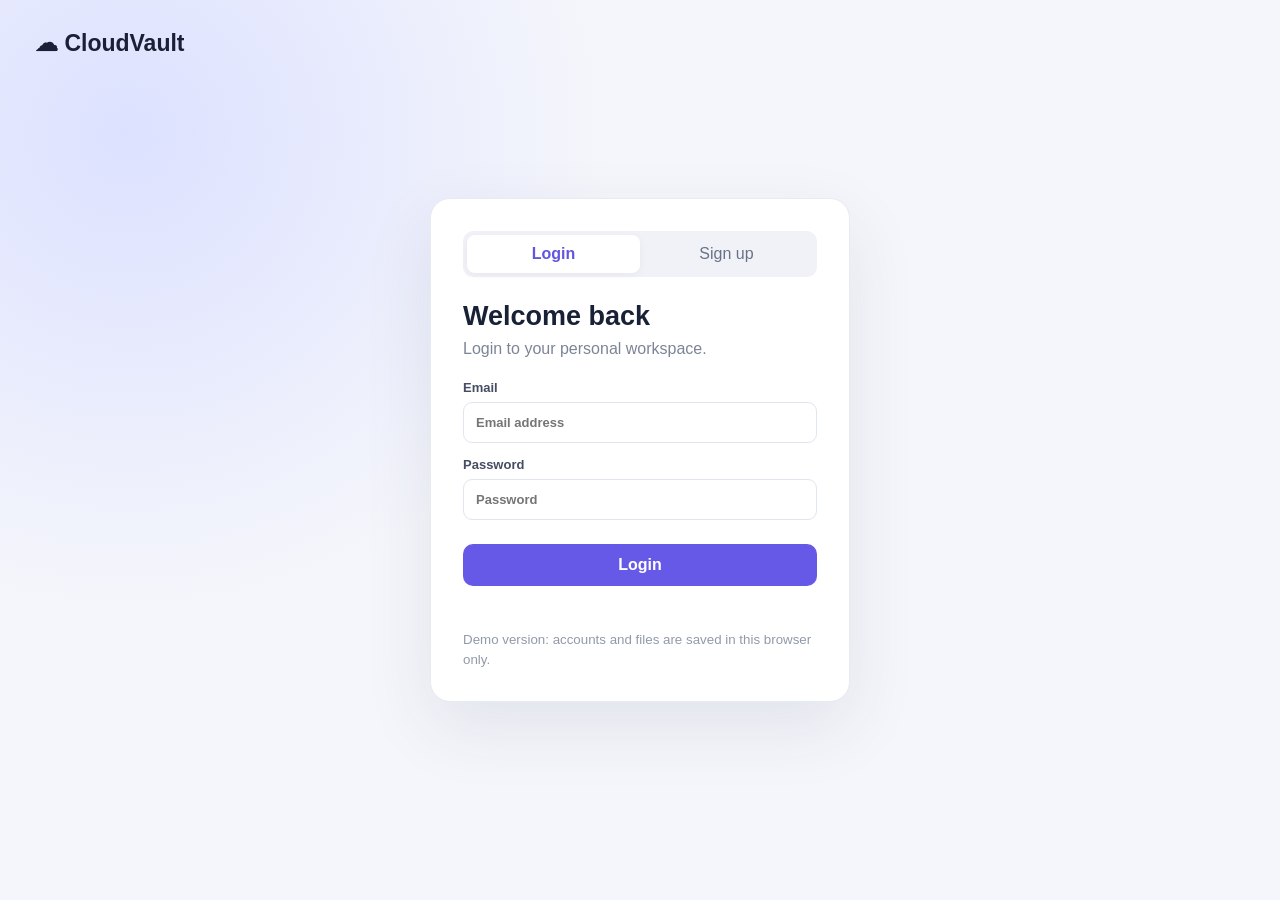
<file: index.html>
<!doctype html>
<html lang="en"><head><meta charset="utf-8"><meta name="viewport" content="width=device-width,initial-scale=1"><title>CloudVault</title><link rel="stylesheet" href="style.css"></head><body>
<section id="auth" class="auth"><div class="logo">☁ CloudVault</div><div class="auth-card"><div class="tabs"><button id="loginTab" class="on">Login</button><button id="signupTab">Sign up</button></div><h1 id="authTitle">Welcome back</h1><p id="authSub">Login to your personal workspace.</p><form id="authForm"><label id="usernameLabel" class="hide">Username<input id="username" autocomplete="username" placeholder="Choose a username"></label><label>Email<input id="email" type="email" placeholder="Email address" required></label><label>Password<input id="password" type="password" minlength="6" placeholder="Password" required></label><label id="confirmLabel" class="hide">Confirm password<input id="confirm" type="password" placeholder="Confirm password"></label><button class="primary" id="authSubmit">Login</button></form><p id="authMsg" class="msg"></p><small>Demo version: accounts and files are saved in this browser only.</small></div></section>
<div id="app" class="hide"><aside class="sidebar"><div class="logo">☁ CloudVault</div><button id="uploadBtn" class="primary">＋ Upload files</button><nav><button class="nav active" data-view="all">▦ My files</button><button class="nav" data-view="recent">◷ Recent</button><button class="nav" data-view="starred">☆ Starred</button></nav><button id="folderBtn" class="nav">＋ New folder</button><div class="storage"><b>Storage</b><div class="bar"><span id="bar"></span></div><small id="storageText">0 B used</small></div><div class="profile"><div id="avatar" class="avatar">U</div><div><b id="profileName">User</b><small>Personal workspace</small></div><button id="logout">↪</button></div></aside><main><header><div><h1 id="welcome">My files</h1><p>Your personal cloud workspace</p></div><div class="head-actions"><input id="search" placeholder="Search files…"><button id="theme" class="icon">☼</button></div></header><div class="stats"><div><small>Files</small><b id="filesCount">0</b></div><div><small>Folders</small><b id="foldersCount">0</b></div><div><small>Starred</small><b id="starsCount">0</b></div><div><small>Storage used</small><b id="used">0 B</b></div></div><div class="tools"><select id="sort"><option value="new">Newest first</option><option value="name">Name A–Z</option><option value="size">Largest first</option></select><div><button id="grid" class="icon active">▦</button><button id="list" class="icon">☰</button></div></div><div id="folders" class="folders"></div><div id="files" class="filegrid"></div><div id="empty" class="empty"><div>☁</div><h2>No files yet</h2><p>Upload your first file to get started.</p><button id="emptyUpload" class="primary">Upload files</button></div></main></div><input id="fileInput" type="file" multiple hidden><div id="toast" class="toast"></div><script src="app.js"></script></body></html>
</file>
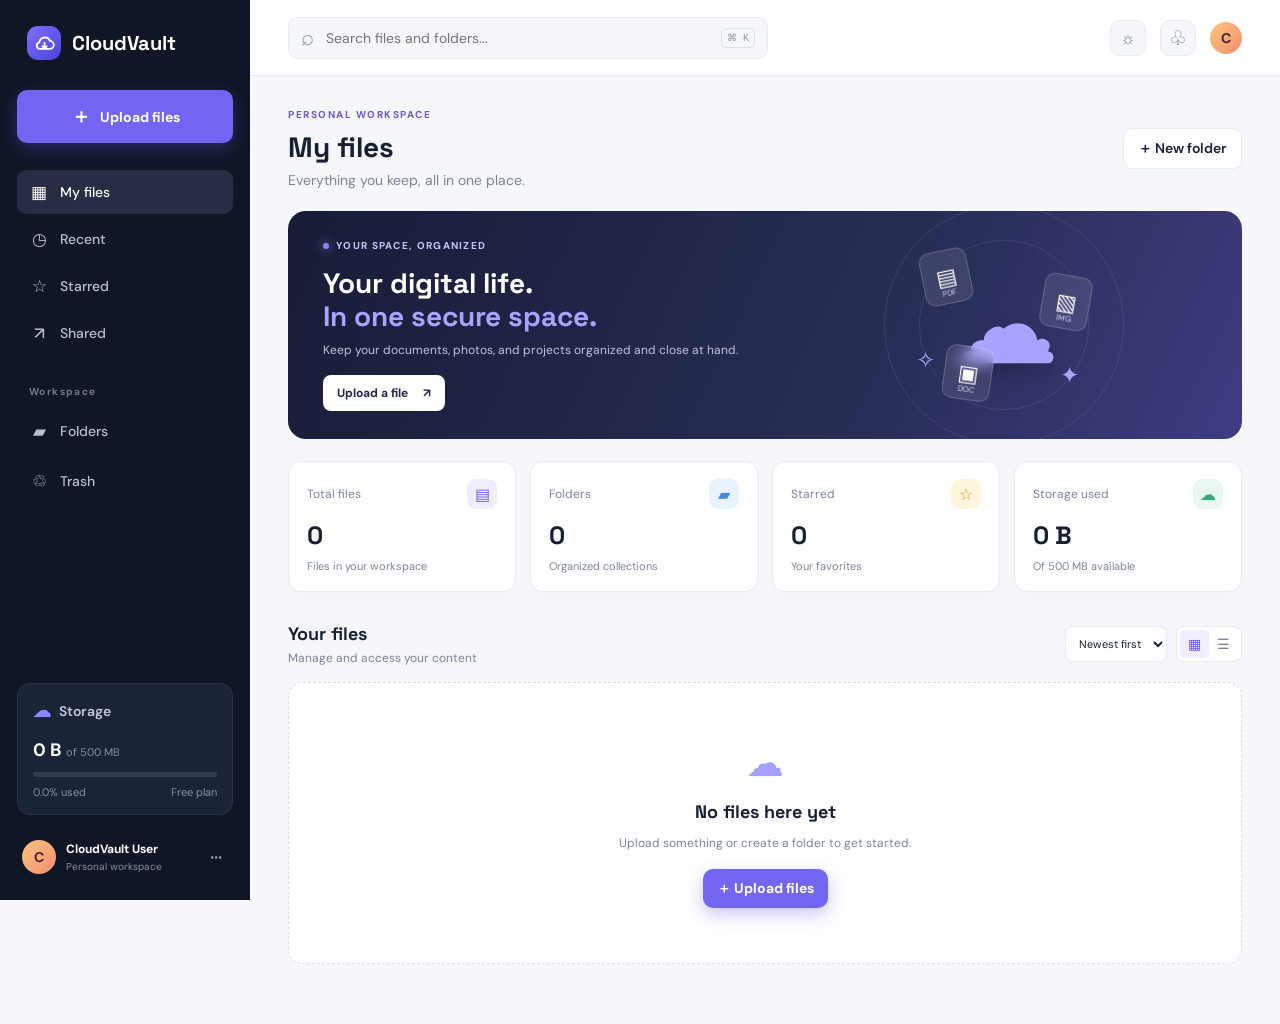
<file: CloudVault/index.html>
<!DOCTYPE html>
<html lang="en">
<head>
  <meta charset="UTF-8">
  <meta name="viewport" content="width=device-width, initial-scale=1.0">
  <meta name="theme-color" content="#0b1020">
  <meta name="description" content="CloudVault — a modern personal file workspace.">
  <title>CloudVault — Personal Cloud Workspace</title>
  <link rel="preconnect" href="https://fonts.googleapis.com">
  <link rel="preconnect" href="https://fonts.gstatic.com" crossorigin>
  <link href="https://fonts.googleapis.com/css2?family=DM+Sans:wght@400;500;600;700&family=Space+Grotesk:wght@400;500;600;700&display=swap" rel="stylesheet">
  <link rel="stylesheet" href="style.css">
</head>
<body>
  <div class="app-shell">
    <aside class="sidebar" id="sidebar">
      <div class="brand">
        <div class="brand-mark"><svg viewBox="0 0 24 24" fill="none"><path d="M7.2 17.7h10.1a4.2 4.2 0 0 0 .4-8.4 5.8 5.8 0 0 0-11.1 1.5 3.5 3.5 0 0 0 .6 6.9Z" stroke="currentColor" stroke-width="1.8"/><path d="M12 11.2v6m-2.3-2.3L12 17.2l2.3-2.3" stroke="currentColor" stroke-width="1.8" stroke-linecap="round" stroke-linejoin="round"/></svg></div>
        <span>CloudVault</span>
      </div>
      <button class="upload-primary" id="uploadButton"><span>＋</span> Upload files</button>
      <nav class="nav-main">
        <button class="nav-item active" data-view="all"><span class="nav-icon">▦</span> My files</button>
        <button class="nav-item" data-view="recent"><span class="nav-icon">◷</span> Recent</button>
        <button class="nav-item" data-view="starred"><span class="nav-icon">☆</span> Starred</button>
        <button class="nav-item" data-view="shared"><span class="nav-icon">↗</span> Shared</button>
      </nav>
      <div class="nav-label">Workspace</div>
      <button class="nav-item" data-view="folders"><span class="nav-icon">▰</span> Folders</button>
      <button class="nav-item" data-view="trash"><span class="nav-icon">♲</span> Trash</button>
      <div class="sidebar-bottom">
        <div class="storage-card">
          <div class="storage-top"><span class="storage-symbol">☁</span><span>Storage</span></div>
          <div class="storage-number"><strong id="storageUsed">0 MB</strong><span>of 500 MB</span></div>
          <div class="storage-track"><div id="storageBar"></div></div>
          <div class="storage-foot"><span id="storagePercent">0% used</span><span>Free plan</span></div>
        </div>
        <div class="profile">
          <div class="avatar">C</div><div class="profile-text"><strong>CloudVault User</strong><span>Personal workspace</span></div><button class="more-button" title="Profile options">···</button>
        </div>
      </div>
    </aside>

    <main class="main">
      <header class="topbar">
        <button class="mobile-menu" id="mobileMenu" aria-label="Open menu">☰</button>
        <div class="search-box"><span>⌕</span><input id="searchInput" placeholder="Search files and folders..." autocomplete="off"><kbd>⌘ K</kbd></div>
        <div class="top-actions"><button class="icon-button" id="themeButton" title="Toggle theme">☼</button><button class="icon-button notification" title="Notifications">♧</button><div class="top-avatar">C</div></div>
      </header>

      <section class="content">
        <div class="welcome-row"><div><div class="eyebrow">PERSONAL WORKSPACE</div><h1 id="pageTitle">My files</h1><p id="pageDescription">Everything you keep, all in one place.</p></div><button class="outline-button" id="newFolderButton">＋ New folder</button></div>
        <div class="hero-card"><div class="hero-copy"><span class="hero-badge"><span class="pulse"></span> YOUR SPACE, ORGANIZED</span><h2>Your digital life.<br><span>In one secure space.</span></h2><p>Keep your documents, photos, and projects organized and close at hand.</p><button class="hero-button" id="heroUpload">Upload a file <span>↗</span></button></div><div class="hero-art"><div class="orbit orbit-one"></div><div class="orbit orbit-two"></div><div class="cloud-illustration"><div class="cloud-shape">☁</div><div class="floating-file file-one">▤<small>PDF</small></div><div class="floating-file file-two">▧<small>IMG</small></div><div class="floating-file file-three">▣<small>DOC</small></div><div class="spark spark-one">✦</div><div class="spark spark-two">✧</div></div></div></div>
        <div class="stat-grid"><div class="stat-card"><div class="stat-head"><span>Total files</span><span class="stat-icon purple">▤</span></div><strong id="fileCount">0</strong><small>Files in your workspace</small></div><div class="stat-card"><div class="stat-head"><span>Folders</span><span class="stat-icon blue">▰</span></div><strong id="folderCount">0</strong><small>Organized collections</small></div><div class="stat-card"><div class="stat-head"><span>Starred</span><span class="stat-icon yellow">☆</span></div><strong id="starCount">0</strong><small>Your favorites</small></div><div class="stat-card"><div class="stat-head"><span>Storage used</span><span class="stat-icon green">☁</span></div><strong id="storageStat">0 MB</strong><small>Of 500 MB available</small></div></div>
        <div class="section-heading"><div><h2 id="listHeading">Your files</h2><p id="listSubheading">Manage and access your content</p></div><div class="list-controls"><select id="sortSelect"><option value="newest">Newest first</option><option value="name">Name A–Z</option><option value="largest">Largest first</option><option value="oldest">Oldest first</option></select><div class="view-switch"><button class="selected" id="gridView" title="Grid view">▦</button><button id="listView" title="List view">☰</button></div></div></div>
        <div id="folderArea" class="folder-area"></div>
        <div id="fileArea" class="file-grid"></div>
        <div id="emptyState" class="empty-state hidden"><div class="empty-icon">☁</div><h3>No files here yet</h3><p>Upload something or create a folder to get started.</p><button class="upload-primary compact" id="emptyUpload">＋ Upload files</button></div>
      </section>
    </main>
  </div>

  <input type="file" id="fileInput" multiple hidden>
  <div class="modal-backdrop hidden" id="modalBackdrop">
    <div class="modal" id="modal"><button class="modal-close" id="modalClose">×</button><div id="modalContent"></div></div>
  </div>
  <div class="toast" id="toast"></div>
  <script src="app.js"></script>
</body>
</html>
</file>
<file: style.css>
*{box-sizing:border-box}body{margin:0;font-family:Inter,"Segoe UI",Arial,sans-serif;background:#f5f6fb;color:#182136}button,input,select{font:inherit}button{cursor:pointer;border:0}.hide{display:none!important}.auth{min-height:100vh;display:flex;align-items:center;justify-content:center;padding:24px;background:radial-gradient(circle at 10% 15%,#dce1ff,transparent 35%),#f5f6fb}.logo{font-weight:800;font-size:23px;color:#fff;display:flex;align-items:center;gap:10px}.auth>.logo{position:absolute;top:30px;left:35px;color:#1a2035}.auth-card{width:min(420px,100%);background:white;padding:32px;border-radius:20px;box-shadow:0 25px 70px #29365a18;border:1px solid #e8eaf2}.tabs{display:flex;background:#f1f2f8;padding:4px;border-radius:10px}.tabs button{flex:1;padding:10px;background:transparent;border-radius:8px;color:#697287}.tabs button.on{background:#fff;color:#6255df;box-shadow:0 2px 8px #0000000b;font-weight:700}.auth-card h1{margin:24px 0 8px;font-size:27px}.auth-card p{color:#7c8496;margin:0 0 22px}.auth-card label{display:block;font-size:13px;font-weight:700;margin:14px 0;color:#444d61}.auth-card input{display:block;width:100%;padding:12px;border:1px solid #e1e5ef;border-radius:9px;margin-top:7px;outline:none}.auth-card input:focus{border-color:#6c60e9}.primary{background:#6759e8;color:white;padding:12px 16px;border-radius:10px;font-weight:700}.primary:hover{background:#5548d2}.auth-card .primary{width:100%;margin-top:10px}.msg{min-height:20px;color:#d34c5a;font-size:13px;margin:12px 0!important}.auth-card small{color:#9299a9;line-height:1.5}.sidebar{position:fixed;left:0;top:0;bottom:0;width:250px;background:#111629;color:white;padding:25px 17px;display:flex;flex-direction:column;gap:20px}.sidebar .logo{padding:0 8px 15px}.sidebar nav{display:grid;gap:5px;margin-top:8px}.nav{background:transparent;color:#aeb7ca;text-align:left;padding:12px;border-radius:9px}.nav:hover,.nav.active{background:#282f47;color:white}.sidebar>.nav{width:100%}.storage{margin-top:auto;background:#1c2338;border-radius:12px;padding:14px}.storage b{font-size:13px}.bar{height:6px;background:#39415a;border-radius:10px;margin:12px 0;overflow:hidden}.bar span{display:block;width:0;height:100%;background:#8278ff}.storage small{color:#aeb7ca}.profile{display:flex;align-items:center;gap:10px;border-top:1px solid #293149;padding-top:15px}.avatar{width:36px;height:36px;border-radius:50%;background:#6b5ee9;display:grid;place-items:center;font-weight:700}.profile div:nth-child(2){display:grid;gap:3px;flex:1}.profile small{color:#9da6ba}.profile button{background:transparent;color:white;font-size:19px}main{margin-left:250px;padding:30px;max-width:1500px}header{display:flex;justify-content:space-between;align-items:center;gap:15px}header h1{margin:0 0 6px;font-size:26px}header p{margin:0;color:#80899b}.head-actions{display:flex;gap:9px}.head-actions input{width:min(260px,40vw);border:1px solid #e5e8f0;background:white;padding:11px 13px;border-radius:9px}.icon{background:white;border:1px solid #e5e8f0;padding:9px 12px;border-radius:8px;color:#697287}.stats{display:grid;grid-template-columns:repeat(4,1fr);gap:14px;margin:25px 0}.stats>div{background:white;padding:18px;border:1px solid #e8ebf2;border-radius:13px;display:grid;gap:8px}.stats small{color:#7c8495}.stats b{font-size:23px}.tools{display:flex;justify-content:space-between;align-items:center;margin:10px 0 18px}.tools select{padding:9px;border:1px solid #e4e7ef;border-radius:8px;background:white}.icon.active{color:#6759e8;border-color:#c9c4ff}.folders{display:grid;grid-template-columns:repeat(auto-fill,minmax(190px,1fr));gap:12px;margin-bottom:18px}.folder{display:flex;gap:12px;align-items:center;padding:15px;background:white;border:1px solid #e7eaf1;border-radius:12px}.folder .ficon{font-size:25px}.folder strong{flex:1}.folder button{background:transparent;color:#7c8495}.filegrid{display:grid;grid-template-columns:repeat(auto-fill,minmax(220px,1fr));gap:14px}.filegrid.list{grid-template-columns:1fr}.file{background:white;border:1px solid #e7eaf1;border-radius:13px;padding:15px;box-shadow:0 3px 12px #202d4b05}.filetop{display:flex;align-items:center;gap:10px}.fileicon{width:42px;height:42px;border-radius:11px;background:#eef0ff;display:grid;place-items:center;font-size:21px}.filetop strong{flex:1;overflow-wrap:anywhere}.filemeta{font-size:12px;color:#81899a;margin:10px 0}.fileactions{display:flex;gap:7px}.fileactions button{background:#f3f4f8;color:#596276;padding:8px 10px;border-radius:7px}.fileactions button:hover{background:#e8e9f3}.empty{text-align:center;padding:70px 20px;color:#80899b}.empty>div{font-size:55px}.empty h2{color:#263047}.empty p{margin-bottom:20px}.toast{position:fixed;bottom:25px;right:25px;background:#1b2338;color:white;padding:12px 18px;border-radius:10px;opacity:0;transform:translateY(10px);transition:.2s;pointer-events:none}.toast.show{opacity:1;transform:none}.dark{--bg:#101421;--card:#1b2132;--text:#e9edf7;--line:#30384c;background:var(--bg);color:var(--text)}.dark main{color:var(--text)}.dark .stats>div,.dark .file,.dark .folder,.dark .head-actions input,.dark .tools select,.dark .icon{background:#1b2132;color:#e9edf7;border-color:#30384c}.dark .empty h2{color:#e9edf7}@media(max-width:800px){.sidebar{width:210px}main{margin-left:210px;padding:20px}.stats{grid-template-columns:repeat(2,1fr)}}@media(max-width:600px){.sidebar{position:relative;width:auto;height:auto;bottom:auto;padding:15px;gap:10px}.sidebar nav{display:flex;flex-wrap:wrap}.storage{margin-top:0}.profile{display:none}#app{display:block!important}main{margin:0;padding:17px}.auth>.logo{position:static;margin-bottom:15px}.auth{display:flex;flex-direction:column}.head-actions input{width:145px}.stats{gap:8px}.stats>div{padding:13px}.filegrid{grid-template-columns:1fr}.sidebar .logo{padding-bottom:0}}
</file>
<file: CloudVault/style.css>
*{box-sizing:border-box} :root{--bg:#f6f7fb;--surface:#fff;--text:#172033;--muted:#7b8498;--border:#e8ebf2;--primary:#6558e8;--primary-dark:#5145cb;--sidebar:#101626;--sidebar-muted:#8790a4;--shadow:0 12px 32px rgba(25,35,65,.07)} body{margin:0;background:var(--bg);color:var(--text);font-family:"DM Sans",sans-serif;font-size:14px}button,input,select{font:inherit}button{cursor:pointer;border:0} .app-shell{min-height:100vh;display:flex}.sidebar{width:250px;background:var(--sidebar);color:#fff;padding:26px 17px 18px;display:flex;flex-direction:column;position:fixed;inset:0 auto 0 0;z-index:20}.brand{display:flex;align-items:center;gap:11px;font:700 20px "Space Grotesk",sans-serif;padding:0 10px 30px}.brand-mark{width:34px;height:34px;border-radius:11px;background:linear-gradient(135deg,#7c70ff,#4b43d6);display:grid;place-items:center;color:white}.brand-mark svg{width:23px}.upload-primary{width:100%;background:#7165f1;color:white;border-radius:10px;padding:13px 16px;font-weight:700;box-shadow:0 6px 18px #5b50dc55;display:flex;align-items:center;justify-content:center;gap:9px}.upload-primary:hover{background:#8278fa}.upload-primary span{font-size:20px}.nav-main{margin-top:24px}.nav-item{width:100%;padding:11px 13px;border-radius:9px;display:flex;align-items:center;gap:12px;color:#b7bfd0;background:transparent;text-align:left;margin:3px 0;font-weight:500}.nav-item:hover{background:#ffffff0a;color:white}.nav-item.active{background:#272d44;color:white}.nav-icon{width:18px;text-align:center;font-size:17px}.nav-label{font-size:10px;letter-spacing:1.4px;color:#6f7a91;font-weight:700;margin:27px 12px 8px}.sidebar-bottom{margin-top:auto}.storage-card{background:#1b2336;border:1px solid #2a344a;border-radius:13px;padding:15px;margin-bottom:17px}.storage-top{display:flex;align-items:center;gap:8px;color:#c3c9d8;font-weight:600}.storage-symbol{color:#8e86ff;font-size:18px}.storage-number{margin:15px 0 10px;display:flex;align-items:baseline;gap:5px}.storage-number strong{font-size:18px}.storage-number span{color:#8590a6;font-size:11px}.storage-track{height:5px;background:#303a50;border-radius:20px;overflow:hidden}.storage-track div{height:100%;width:0;background:#8278fa;border-radius:20px;transition:width .3s}.storage-foot{display:flex;justify-content:space-between;color:#8590a6;font-size:11px;margin-top:8px}.profile{display:flex;align-items:center;gap:10px;padding:8px 5px}.avatar,.top-avatar{background:linear-gradient(135deg,#ffc47c,#f28e70);color:#3e2530;font-weight:700;border-radius:50%;display:grid;place-items:center;width:34px;height:34px}.profile-text{display:flex;flex-direction:column;gap:3px;flex:1}.profile-text strong{font-size:12px}.profile-text span{font-size:10px;color:#8790a4}.more-button{background:transparent;color:#9ba4b5;font-size:22px}.main{margin-left:250px;width:calc(100% - 250px)}.topbar{height:76px;background:var(--surface);border-bottom:1px solid var(--border);display:flex;align-items:center;justify-content:space-between;padding:0 38px;position:sticky;top:0;z-index:10}.search-box{width:min(480px,55%);display:flex;align-items:center;gap:10px;background:var(--bg);border:1px solid var(--border);border-radius:10px;padding:0 12px;height:42px;color:#8c94a5}.search-box>span{font-size:22px}.search-box input{border:0;outline:0;background:transparent;flex:1;color:var(--text);min-width:0}.search-box kbd{font-size:10px;border:1px solid #dce0e8;border-radius:5px;padding:3px 5px;color:#8b93a3}.top-actions{display:flex;align-items:center;gap:14px}.icon-button{width:36px;height:36px;background:var(--bg);border:1px solid var(--border);border-radius:10px;color:var(--muted);font-size:17px}.notification{font-size:20px}.top-avatar{width:32px;height:32px}.mobile-menu{display:none;background:transparent;color:var(--text)}.content{max-width:1320px;padding:32px 38px 60px;margin:auto}.welcome-row{display:flex;align-items:center;justify-content:space-between;margin-bottom:22px}.eyebrow{font-size:10px;font-weight:700;letter-spacing:1.5px;color:var(--primary);margin-bottom:8px}.welcome-row h1{font:700 28px "Space Grotesk",sans-serif;margin:0}.welcome-row p{margin:6px 0 0;color:var(--muted)}.outline-button{border:1px solid var(--border);background:var(--surface);color:var(--text);border-radius:9px;padding:10px 14px;font-weight:600}.outline-button:hover{border-color:var(--primary);color:var(--primary)}.hero-card{min-height:220px;border-radius:18px;background:linear-gradient(115deg,#171c36,#292e58 65%,#403c82);color:white;display:flex;overflow:hidden;position:relative;padding:28px 35px;margin-bottom:22px}.hero-copy{position:relative;z-index:2;max-width:460px}.hero-badge{font-size:10px;letter-spacing:1.3px;color:#c6c5ff;font-weight:700;display:flex;align-items:center;gap:7px}.pulse{width:6px;height:6px;border-radius:50%;background:#8b83ff;box-shadow:0 0 10px #8b83ff}.hero-card h2{font:700 28px "Space Grotesk",sans-serif;line-height:1.18;margin:15px 0 9px}.hero-card h2 span{color:#a8a3ff}.hero-card p{color:#c0c4da;margin:0 0 17px;font-size:12px}.hero-button{background:#fff;color:#24294b;padding:10px 14px;border-radius:8px;font-weight:700;font-size:12px}.hero-button span{margin-left:12px}.hero-art{position:absolute;right:4%;top:0;width:42%;height:100%;display:grid;place-items:center}.orbit{position:absolute;border:1px solid #ffffff17;border-radius:50%;width:240px;height:240px}.orbit-two{width:170px;height:170px}.cloud-illustration{position:relative;width:180px;height:150px;display:grid;place-items:center}.cloud-shape{font-size:110px;color:#a8a3ff;text-shadow:0 10px 25px #0003}.floating-file{position:absolute;background:#ffffff18;border:1px solid #ffffff30;border-radius:10px;width:48px;height:54px;display:grid;place-items:center;font-size:22px;backdrop-filter:blur(8px)}.floating-file small{font-size:8px;position:absolute;bottom:5px;color:#d7d9ff}.file-one{top:0;left:8px;transform:rotate(-12deg)}.file-two{right:4px;top:25px;transform:rotate(10deg)}.file-three{bottom:0;left:30px;transform:rotate(8deg)}.spark{position:absolute;color:#a8a3ff;font-size:23px}.spark-one{right:15px;bottom:10px}.spark-two{left:2px;bottom:25px}.stat-grid{display:grid;grid-template-columns:repeat(4,1fr);gap:14px;margin-bottom:30px}.stat-card{background:var(--surface);border:1px solid var(--border);border-radius:13px;padding:17px 18px;box-shadow:0 3px 10px #18244a04}.stat-head{display:flex;align-items:center;justify-content:space-between;color:var(--muted);font-size:12px}.stat-icon{width:30px;height:30px;border-radius:9px;display:grid;place-items:center;font-size:16px}.purple{background:#efedff;color:#6e61e8}.blue{background:#e8f3ff;color:#438bd9}.yellow{background:#fff5dc;color:#d99b22}.green{background:#e6f8ef;color:#39a878}.stat-card>strong{display:block;font:700 25px "Space Grotesk",sans-serif;margin:10px 0 5px}.stat-card>small{color:var(--muted);font-size:11px}.section-heading{display:flex;justify-content:space-between;align-items:center;margin-bottom:16px}.section-heading h2{font:700 18px "Space Grotesk",sans-serif;margin:0}.section-heading p{margin:5px 0 0;color:var(--muted);font-size:12px}.list-controls{display:flex;gap:9px;align-items:center}.list-controls select{background:var(--surface);border:1px solid var(--border);border-radius:8px;padding:9px;color:var(--text);outline:0;font-size:11px}.view-switch{display:flex;background:var(--surface);border:1px solid var(--border);border-radius:8px;padding:3px}.view-switch button{background:transparent;color:var(--muted);padding:5px 8px;border-radius:5px}.view-switch button.selected{background:#efedff;color:var(--primary)}.folder-area{display:grid;grid-template-columns:repeat(4,1fr);gap:12px;margin-bottom:19px}.folder-card{background:var(--surface);border:1px solid var(--border);border-radius:12px;padding:13px;display:flex;align-items:center;gap:11px;cursor:pointer;transition:.2s}.folder-card:hover,.file-card:hover{border-color:#c9c5ff;transform:translateY(-2px);box-shadow:var(--shadow)}.folder-icon{width:40px;height:40px;border-radius:11px;background:#fff5dc;color:#d7a239;display:grid;place-items:center;font-size:22px}.folder-meta{min-width:0;flex:1}.folder-meta strong{display:block;font-size:12px;white-space:nowrap;overflow:hidden;text-overflow:ellipsis}.folder-meta span{display:block;font-size:10px;color:var(--muted);margin-top:4px}.folder-menu{background:transparent;color:var(--muted);font-size:19px}.file-grid{display:grid;grid-template-columns:repeat(4,1fr);gap:13px}.file-card{background:var(--surface);border:1px solid var(--border);border-radius:13px;padding:13px;transition:.2s;min-width:0}.file-preview{height:116px;border-radius:9px;background:var(--bg);display:grid;place-items:center;position:relative;overflow:hidden;margin-bottom:12px}.file-preview img{width:100%;height:100%;object-fit:cover}.file-type{font-size:34px}.file-type.pdf{color:#e76666}.file-type.doc{color:#4e8de4}.file-type.sheet{color:#42a87a}.file-type.zip{color:#d6a047}.file-type.other{color:#8a8ea4}.file-name-row{display:flex;align-items:center;gap:7px}.file-name{font-weight:700;font-size:12px;overflow:hidden;text-overflow:ellipsis;white-space:nowrap;flex:1}.star-button{background:transparent;color:#b5bac6;padding:0;font-size:16px}.star-button.starred{color:#f1b83c}.file-sub{color:var(--muted);font-size:10px;margin-top:5px}.file-actions{display:flex;gap:6px;margin-top:11px}.file-actions button{flex:1;background:var(--bg);border:1px solid var(--border);border-radius:7px;padding:7px;color:var(--muted);font-size:10px}.file-actions button:hover{color:var(--primary);border-color:#cbc7ff}.file-grid.list{grid-template-columns:1fr}.file-grid.list .file-card{display:flex;align-items:center;gap:12px;padding:10px}.file-grid.list .file-preview{width:54px;height:48px;margin:0;flex-shrink:0}.file-grid.list .file-details{flex:1;min-width:0}.file-grid.list .file-actions{margin:0;width:210px}.empty-state{padding:55px 20px;text-align:center;background:var(--surface);border:1px dashed #d8dce6;border-radius:15px}.empty-icon{font-size:38px;color:#a5a0ff}.empty-state h3{margin:12px 0 6px;font:700 18px "Space Grotesk",sans-serif}.empty-state p{color:var(--muted);font-size:12px;margin-bottom:18px}.hidden{display:none!important}.compact{width:auto;display:inline-flex;padding:10px 14px}.modal-backdrop{position:fixed;inset:0;background:#11182b8c;backdrop-filter:blur(4px);z-index:50;display:grid;place-items:center;padding:20px}.modal{background:var(--surface);border-radius:16px;width:min(480px,100%);padding:25px;position:relative;box-shadow:0 25px 70px #0003;color:var(--text)}.modal-close{position:absolute;right:15px;top:13px;background:transparent;color:var(--muted);font-size:25px}.modal h2{font:700 21px "Space Grotesk",sans-serif;margin:0 0 8px}.modal p{color:var(--muted);font-size:12px;line-height:1.6}.modal-label{display:block;font-weight:600;font-size:12px;margin:18px 0 7px}.modal input,.modal select{width:100%;padding:11px;border:1px solid var(--border);background:var(--bg);border-radius:8px;outline:0;color:var(--text)}.modal-actions{display:flex;gap:9px;margin-top:20px}.modal-actions button{flex:1;padding:11px;border-radius:8px;font-weight:700}.primary-button{background:var(--primary);color:white}.secondary-button{background:var(--bg);color:var(--text);border:1px solid var(--border)}.preview-wrap{max-height:65vh;overflow:auto;text-align:center}.preview-wrap img{max-width:100%;max-height:60vh;border-radius:8px}.preview-wrap iframe{width:100%;height:60vh;border:0}.preview-wrap pre{white-space:pre-wrap;text-align:left;background:var(--bg);padding:15px;border-radius:8px;max-height:55vh;overflow:auto}.toast{position:fixed;bottom:24px;right:24px;background:#182139;color:white;padding:12px 17px;border-radius:10px;box-shadow:0 10px 30px #0003;opacity:0;transform:translateY(15px);transition:.25s;z-index:80;font-size:12px}.toast.show{opacity:1;transform:translateY(0)}body.dark{--bg:#101522;--surface:#171e2d;--text:#edf0f7;--muted:#929db1;--border:#293346;--shadow:0 12px 32px #0004}body.dark .search-box kbd{border-color:#344054}body.dark .purple{background:#302c55}body.dark .blue{background:#20364c}body.dark .yellow{background:#42371f}body.dark .green{background:#203b32}body.dark .hero-card{background:linear-gradient(115deg,#0d1227,#1d234b 65%,#29275e)}body.dark .file-preview{background:#202838}body.dark .file-actions button{background:#202838}body.dark .folder-icon{background:#3b3426}body.dark .empty-state{border-color:#344054}@media(max-width:1150px){.file-grid,.folder-area{grid-template-columns:repeat(3,1fr)}.content{padding:27px}.topbar{padding:0 27px}}@media(max-width:850px){.sidebar{transform:translateX(-100%);transition:transform .25s}.sidebar.open{transform:translateX(0)}.main{margin-left:0;width:100%}.mobile-menu{display:block;font-size:19px}.topbar{padding:0 18px;gap:12px}.search-box{width:auto;flex:1}.content{padding:24px 18px}.hero-art{opacity:.5;right:-3%;width:45%}.stat-grid{grid-template-columns:repeat(2,1fr)}}@media(max-width:600px){.hero-card{padding:24px;min-height:240px}.hero-art{opacity:.18;width:65%}.hero-card h2{font-size:25px}.welcome-row h1{font-size:24px}.welcome-row{align-items:flex-start;gap:12px}.outline-button{white-space:nowrap;padding:9px;font-size:11px}.folder-area,.file-grid{grid-template-columns:repeat(2,1fr)}.section-heading{align-items:flex-start;gap:12px;flex-direction:column}.list-controls{width:100%;justify-content:flex-end}.file-grid.list .file-actions{width:auto}.file-grid.list .file-actions button{padding:6px}.file-grid.list .file-preview{width:42px}.top-actions{gap:7px}.search-box kbd{display:none}.stat-card{padding:13px}.stat-card>strong{font-size:22px}}@media(max-width:390px){.folder-area,.file-grid{grid-template-columns:1fr}.top-avatar{display:none}}
</file>
